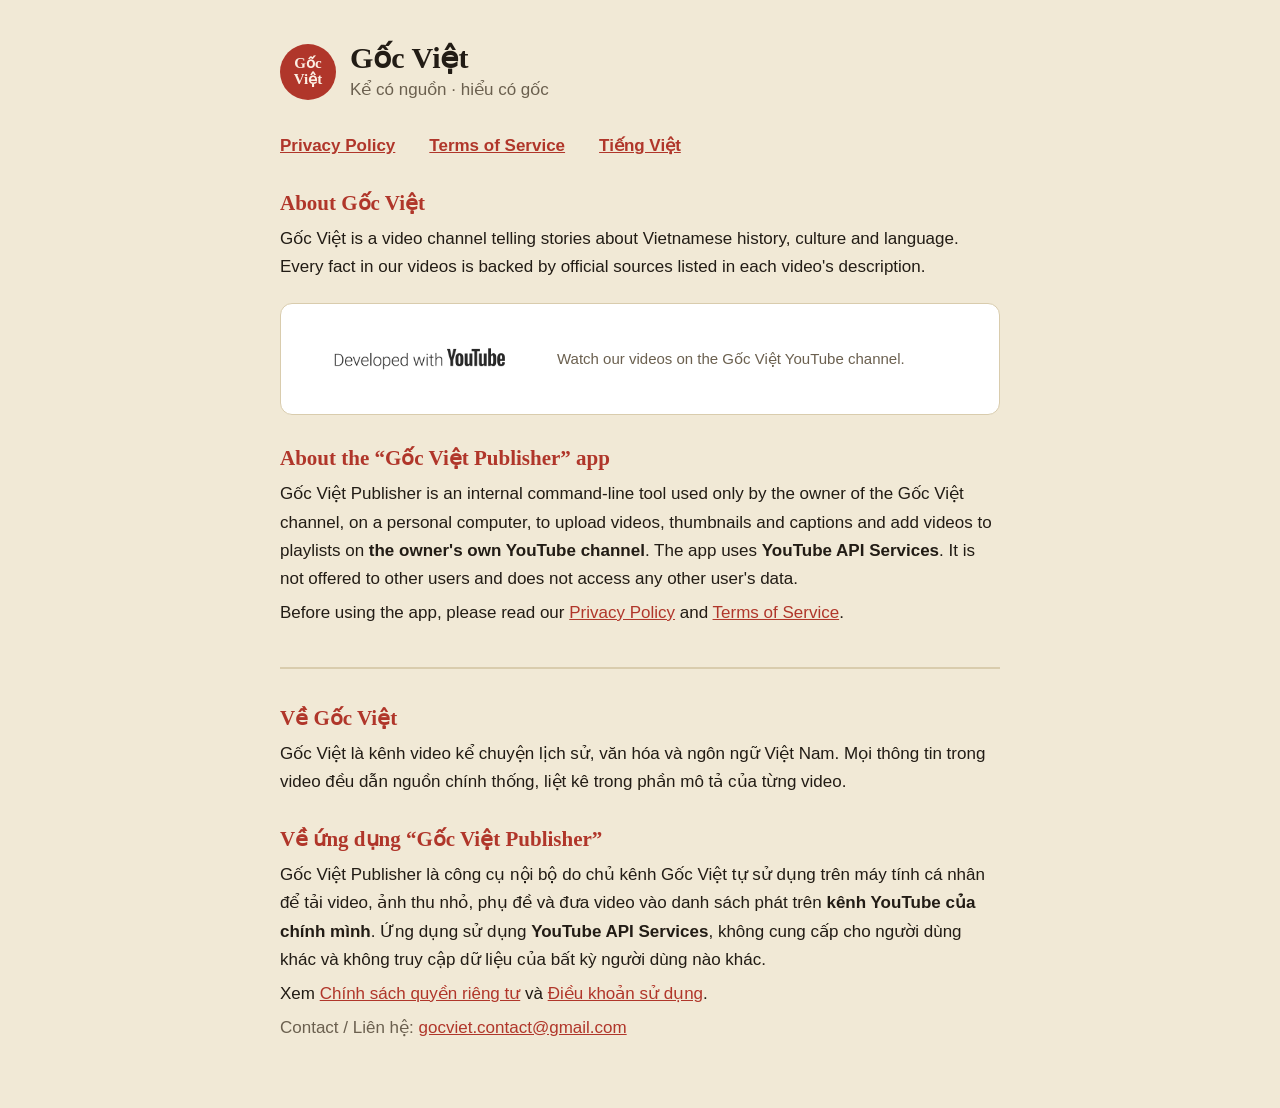
<file: index.html>
<!doctype html>
<html lang="en"><head><meta charset="utf-8"><meta name="viewport" content="width=device-width,initial-scale=1">
<title>Gốc Việt Publisher</title><link rel="stylesheet" href="style.css"></head>
<body><main>
<header><div class="seal">Gốc<br>Việt</div><div><h1>Gốc Việt</h1><div class="muted">Kể có nguồn · hiểu có gốc</div></div></header>
<nav class="links"><a href="privacy.html">Privacy Policy</a><a href="terms.html">Terms of Service</a><a href="#vi">Tiếng Việt</a></nav>
<h2>About Gốc Việt</h2>
<p>Gốc Việt is a video channel telling stories about Vietnamese history, culture and language. Every fact in our videos is backed by official sources listed in each video's description.</p>
<div class="yt"><a href="https://www.youtube.com/channel/UC-KJsMzxn_kixzKqfmRFugw" target="_blank" rel="noopener"><img src="img/developed-with-youtube.png" alt="Developed with YouTube"></a><p>Watch our videos on the Gốc Việt YouTube channel.</p></div>
<h2>About the “Gốc Việt Publisher” app</h2>
<p>Gốc Việt Publisher is an internal command-line tool used only by the owner of the Gốc Việt channel, on a personal computer, to upload videos, thumbnails and captions and add videos to playlists on <b>the owner's own YouTube channel</b>. The app uses <b>YouTube API Services</b>. It is not offered to other users and does not access any other user's data.</p>
<p>Before using the app, please read our <a href="privacy.html">Privacy Policy</a> and <a href="terms.html">Terms of Service</a>.</p>

<section class="lang" id="vi" lang="vi">
<h2>Về Gốc Việt</h2>
<p>Gốc Việt là kênh video kể chuyện lịch sử, văn hóa và ngôn ngữ Việt Nam. Mọi thông tin trong video đều dẫn nguồn chính thống, liệt kê trong phần mô tả của từng video.</p>
<h2>Về ứng dụng “Gốc Việt Publisher”</h2>
<p>Gốc Việt Publisher là công cụ nội bộ do chủ kênh Gốc Việt tự sử dụng trên máy tính cá nhân để tải video, ảnh thu nhỏ, phụ đề và đưa video vào danh sách phát trên <b>kênh YouTube của chính mình</b>. Ứng dụng sử dụng <b>YouTube API Services</b>, không cung cấp cho người dùng khác và không truy cập dữ liệu của bất kỳ người dùng nào khác.</p>
<p>Xem <a href="privacy.html#vi">Chính sách quyền riêng tư</a> và <a href="terms.html#vi">Điều khoản sử dụng</a>.</p>
</section>
<p class="muted">Contact / Liên hệ: <a href="mailto:gocviet.contact@gmail.com">gocviet.contact@gmail.com</a></p>
</main></body></html>
</file>
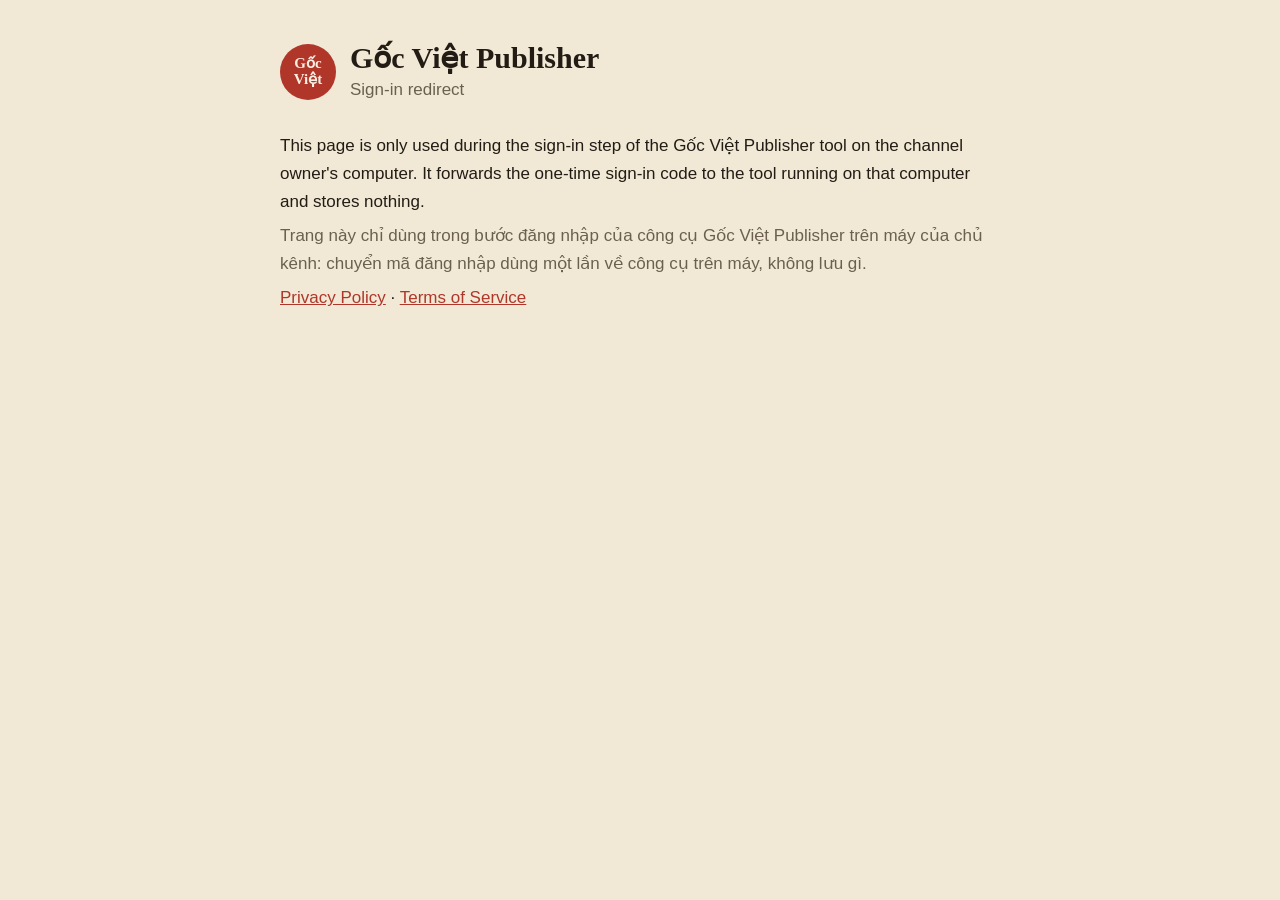
<file: oauth/index.html>
<!doctype html>
<html lang="vi"><head><meta charset="utf-8"><meta name="viewport" content="width=device-width,initial-scale=1">
<meta name="referrer" content="no-referrer"><meta name="robots" content="noindex">
<title>Gốc Việt Publisher — sign-in</title><link rel="stylesheet" href="../style.css"></head>
<body><main>
<header><div class="seal">Gốc<br>Việt</div><div><h1>Gốc Việt Publisher</h1><div class="muted">Sign-in redirect</div></div></header>
<p id="msg">This page is only used during the sign-in step of the Gốc Việt Publisher tool on the channel owner's computer. It forwards the one-time sign-in code to the tool running on that computer and stores nothing.</p>
<p class="muted">Trang này chỉ dùng trong bước đăng nhập của công cụ Gốc Việt Publisher trên máy của chủ kênh: chuyển mã đăng nhập dùng một lần về công cụ trên máy, không lưu gì.</p>
<p><a href="../privacy.html">Privacy Policy</a> · <a href="../terms.html">Terms of Service</a></p>
<script>
(function () {
  var q = location.search;
  if (/[?&](code|error)=/.test(q)) {
    document.getElementById("msg").textContent = "Đang chuyển về công cụ trên máy… / Returning to the tool…";
    location.replace("http://127.0.0.1:8765/callback" + q);
  }
})();
</script>
</main></body></html>
</file>
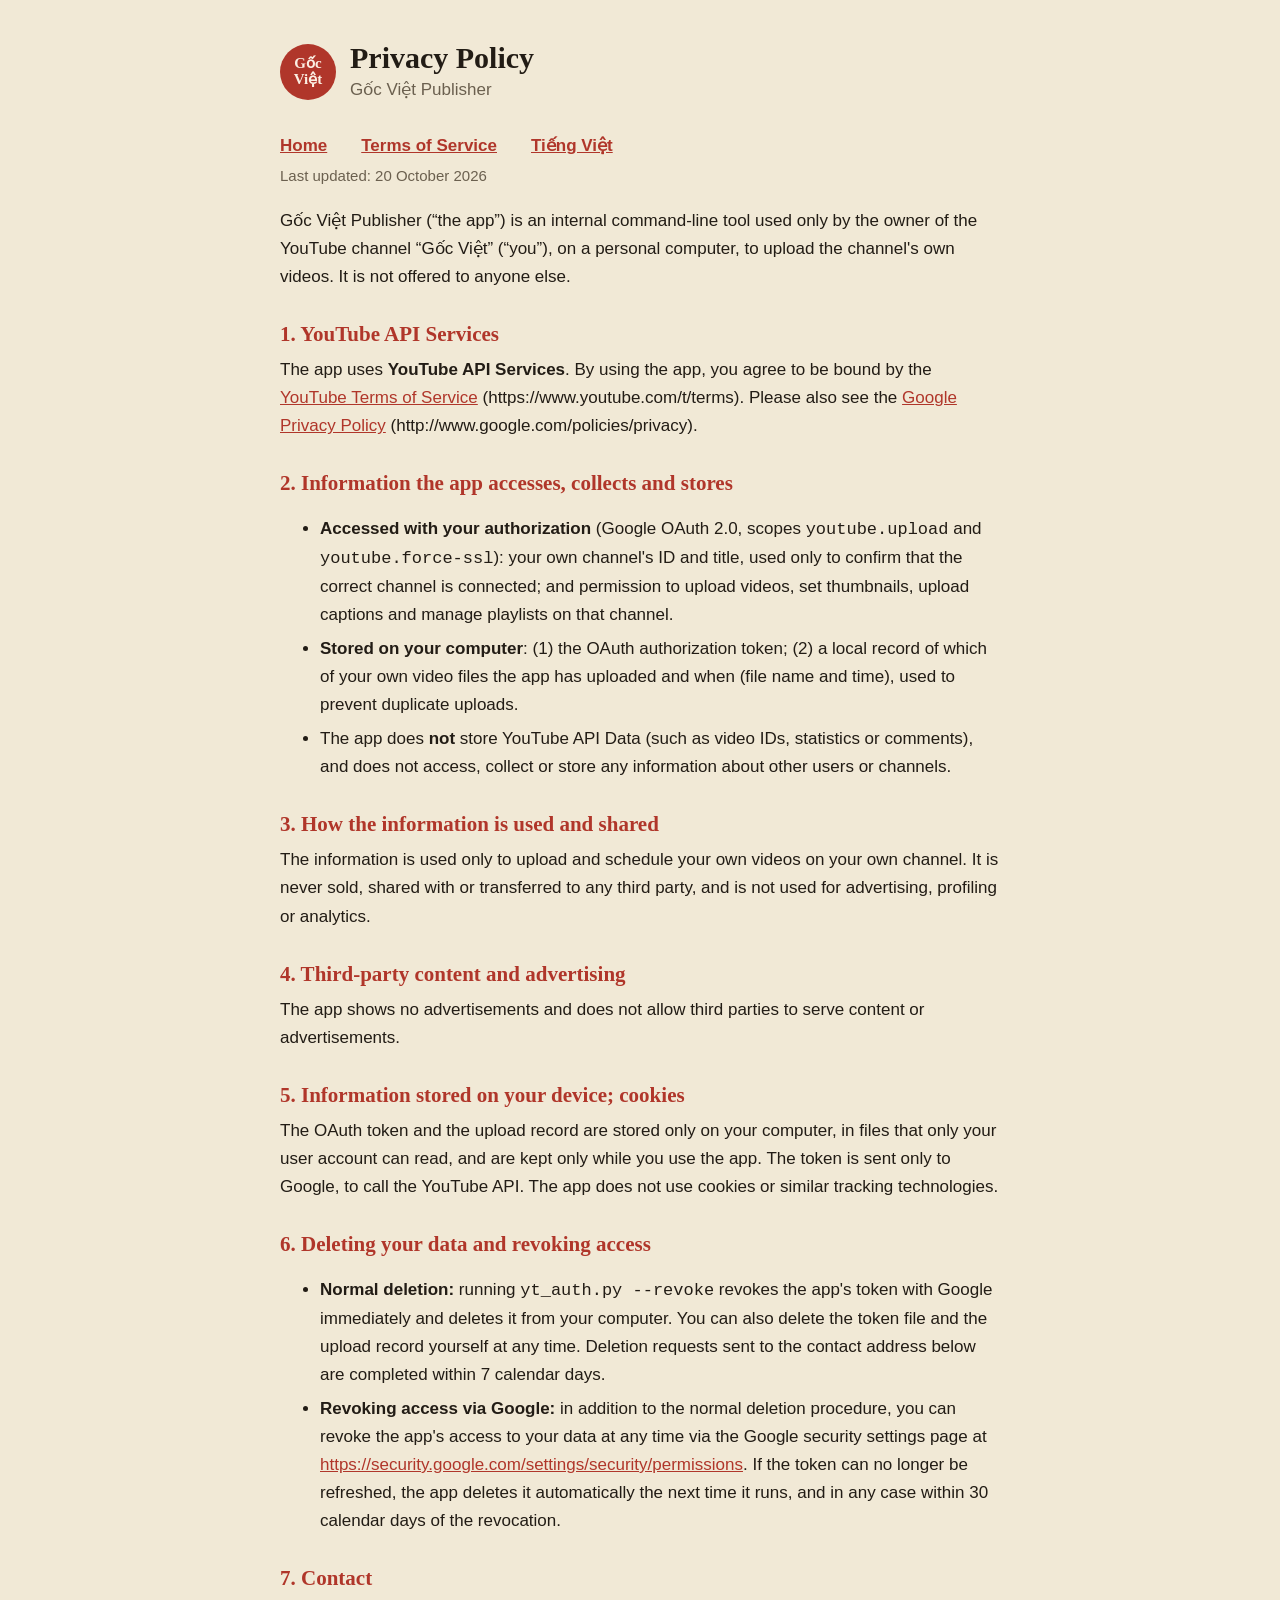
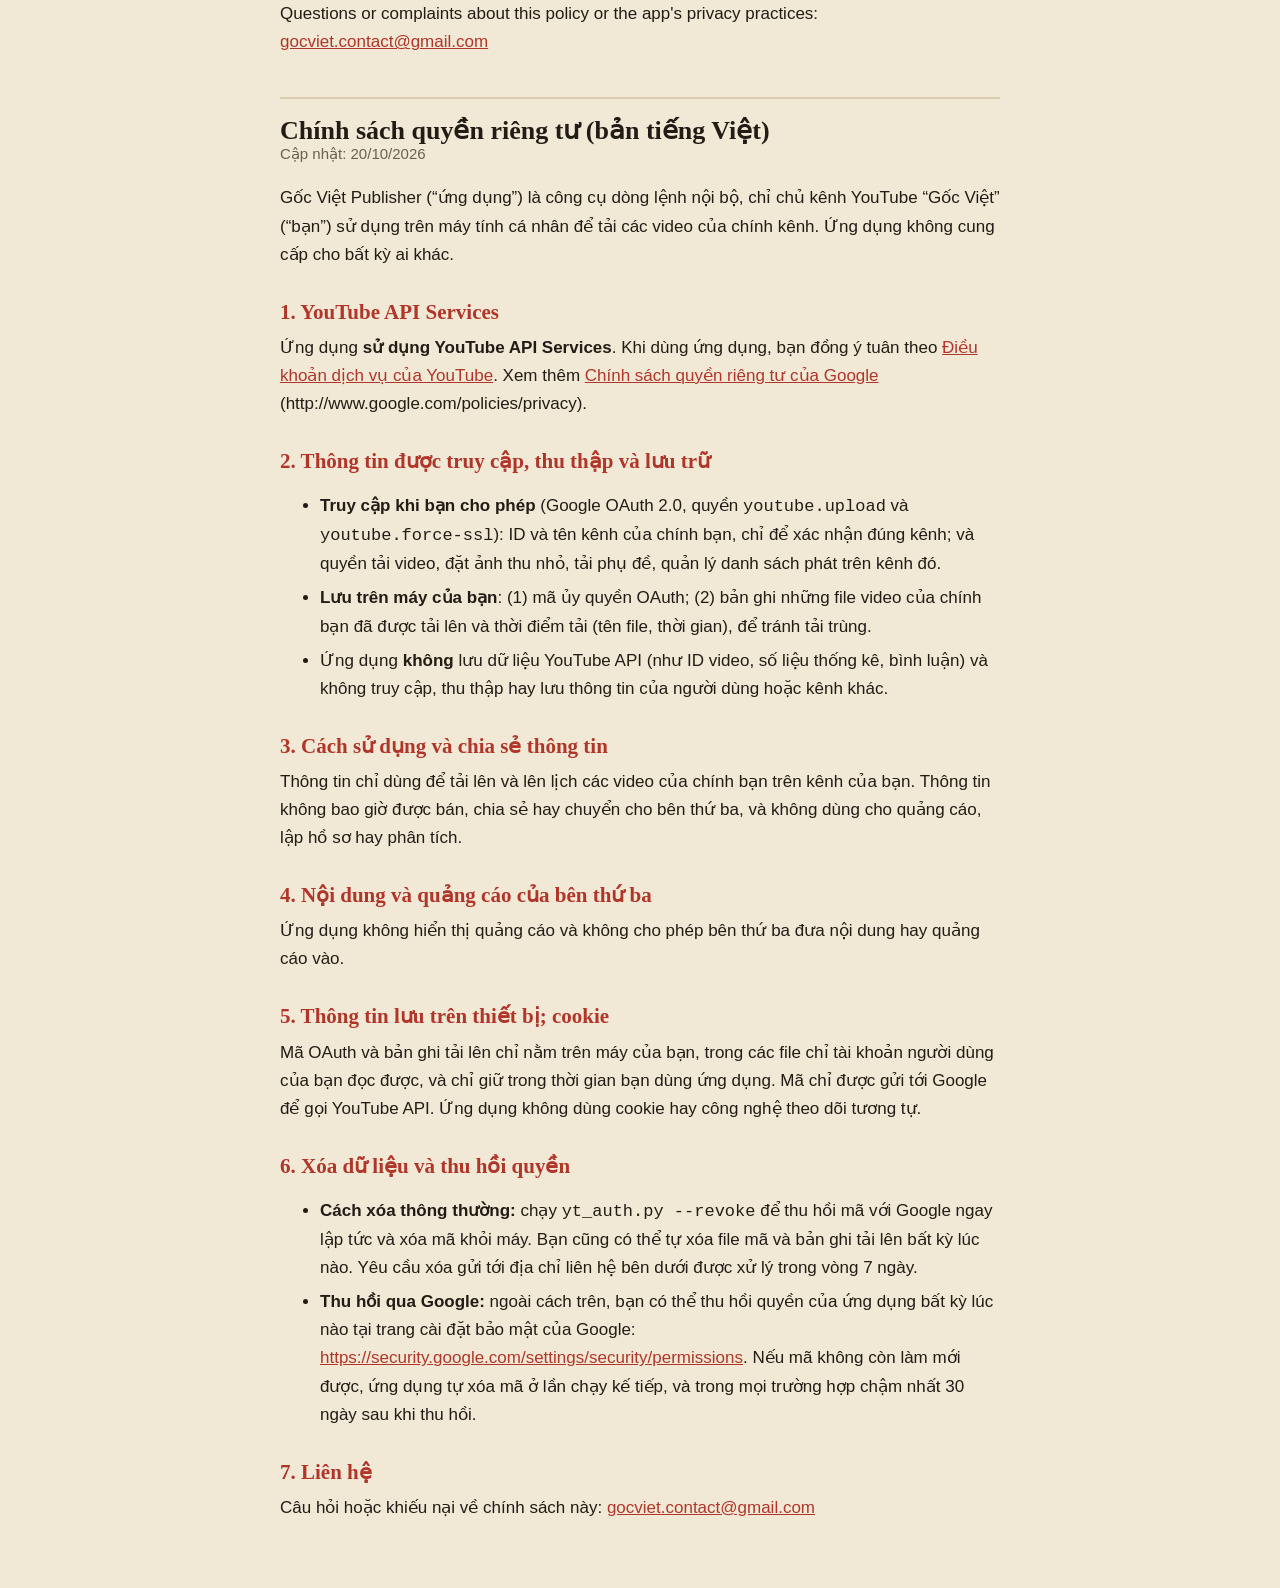
<file: privacy.html>
<!doctype html>
<html lang="en"><head><meta charset="utf-8"><meta name="viewport" content="width=device-width,initial-scale=1">
<title>Privacy Policy — Gốc Việt Publisher</title><link rel="stylesheet" href="style.css"></head>
<body><main>
<header><div class="seal">Gốc<br>Việt</div><div><h1>Privacy Policy</h1><div class="muted">Gốc Việt Publisher</div></div></header>
<nav class="links"><a href="index.html">Home</a><a href="terms.html">Terms of Service</a><a href="#vi">Tiếng Việt</a></nav>
<p class="updated">Last updated: 20 October 2026</p>
<p>Gốc Việt Publisher (“the app”) is an internal command-line tool used only by the owner of the YouTube channel “Gốc Việt” (“you”), on a personal computer, to upload the channel's own videos. It is not offered to anyone else.</p>

<h2 id="youtube">1. YouTube API Services</h2>
<p>The app uses <b>YouTube API Services</b>. By using the app, you agree to be bound by the <a href="https://www.youtube.com/t/terms">YouTube Terms of Service</a> (https://www.youtube.com/t/terms). Please also see the <a href="http://www.google.com/policies/privacy">Google Privacy Policy</a> (http://www.google.com/policies/privacy).</p>

<h2 id="data">2. Information the app accesses, collects and stores</h2>
<ul>
<li><b>Accessed with your authorization</b> (Google OAuth 2.0, scopes <code>youtube.upload</code> and <code>youtube.force-ssl</code>): your own channel's ID and title, used only to confirm that the correct channel is connected; and permission to upload videos, set thumbnails, upload captions and manage playlists on that channel.</li>
<li><b>Stored on your computer</b>: (1) the OAuth authorization token; (2) a local record of which of your own video files the app has uploaded and when (file name and time), used to prevent duplicate uploads.</li>
<li>The app does <b>not</b> store YouTube API Data (such as video IDs, statistics or comments), and does not access, collect or store any information about other users or channels.</li>
</ul>

<h2 id="use">3. How the information is used and shared</h2>
<p>The information is used only to upload and schedule your own videos on your own channel. It is never sold, shared with or transferred to any third party, and is not used for advertising, profiling or analytics.</p>

<h2 id="ads">4. Third-party content and advertising</h2>
<p>The app shows no advertisements and does not allow third parties to serve content or advertisements.</p>

<h2 id="device">5. Information stored on your device; cookies</h2>
<p>The OAuth token and the upload record are stored only on your computer, in files that only your user account can read, and are kept only while you use the app. The token is sent only to Google, to call the YouTube API. The app does not use cookies or similar tracking technologies.</p>

<h2 id="delete">6. Deleting your data and revoking access</h2>
<ul>
<li><b>Normal deletion:</b> running <code>yt_auth.py --revoke</code> revokes the app's token with Google immediately and deletes it from your computer. You can also delete the token file and the upload record yourself at any time. Deletion requests sent to the contact address below are completed within 7 calendar days.</li>
<li><b>Revoking access via Google:</b> in addition to the normal deletion procedure, you can revoke the app's access to your data at any time via the Google security settings page at <a href="https://security.google.com/settings/security/permissions">https://security.google.com/settings/security/permissions</a>. If the token can no longer be refreshed, the app deletes it automatically the next time it runs, and in any case within 30 calendar days of the revocation.</li>
</ul>

<h2 id="contact">7. Contact</h2>
<p>Questions or complaints about this policy or the app's privacy practices: <a href="mailto:gocviet.contact@gmail.com">gocviet.contact@gmail.com</a></p>

<section class="lang" id="vi" lang="vi">
<h1 style="font-size:26px;margin-top:10px">Chính sách quyền riêng tư (bản tiếng Việt)</h1>
<p class="updated">Cập nhật: 20/10/2026</p>
<p>Gốc Việt Publisher (“ứng dụng”) là công cụ dòng lệnh nội bộ, chỉ chủ kênh YouTube “Gốc Việt” (“bạn”) sử dụng trên máy tính cá nhân để tải các video của chính kênh. Ứng dụng không cung cấp cho bất kỳ ai khác.</p>
<h2>1. YouTube API Services</h2>
<p>Ứng dụng <b>sử dụng YouTube API Services</b>. Khi dùng ứng dụng, bạn đồng ý tuân theo <a href="https://www.youtube.com/t/terms">Điều khoản dịch vụ của YouTube</a>. Xem thêm <a href="http://www.google.com/policies/privacy">Chính sách quyền riêng tư của Google</a> (http://www.google.com/policies/privacy).</p>
<h2>2. Thông tin được truy cập, thu thập và lưu trữ</h2>
<ul>
<li><b>Truy cập khi bạn cho phép</b> (Google OAuth 2.0, quyền <code>youtube.upload</code> và <code>youtube.force-ssl</code>): ID và tên kênh của chính bạn, chỉ để xác nhận đúng kênh; và quyền tải video, đặt ảnh thu nhỏ, tải phụ đề, quản lý danh sách phát trên kênh đó.</li>
<li><b>Lưu trên máy của bạn</b>: (1) mã ủy quyền OAuth; (2) bản ghi những file video của chính bạn đã được tải lên và thời điểm tải (tên file, thời gian), để tránh tải trùng.</li>
<li>Ứng dụng <b>không</b> lưu dữ liệu YouTube API (như ID video, số liệu thống kê, bình luận) và không truy cập, thu thập hay lưu thông tin của người dùng hoặc kênh khác.</li>
</ul>
<h2>3. Cách sử dụng và chia sẻ thông tin</h2>
<p>Thông tin chỉ dùng để tải lên và lên lịch các video của chính bạn trên kênh của bạn. Thông tin không bao giờ được bán, chia sẻ hay chuyển cho bên thứ ba, và không dùng cho quảng cáo, lập hồ sơ hay phân tích.</p>
<h2>4. Nội dung và quảng cáo của bên thứ ba</h2>
<p>Ứng dụng không hiển thị quảng cáo và không cho phép bên thứ ba đưa nội dung hay quảng cáo vào.</p>
<h2>5. Thông tin lưu trên thiết bị; cookie</h2>
<p>Mã OAuth và bản ghi tải lên chỉ nằm trên máy của bạn, trong các file chỉ tài khoản người dùng của bạn đọc được, và chỉ giữ trong thời gian bạn dùng ứng dụng. Mã chỉ được gửi tới Google để gọi YouTube API. Ứng dụng không dùng cookie hay công nghệ theo dõi tương tự.</p>
<h2>6. Xóa dữ liệu và thu hồi quyền</h2>
<ul>
<li><b>Cách xóa thông thường:</b> chạy <code>yt_auth.py --revoke</code> để thu hồi mã với Google ngay lập tức và xóa mã khỏi máy. Bạn cũng có thể tự xóa file mã và bản ghi tải lên bất kỳ lúc nào. Yêu cầu xóa gửi tới địa chỉ liên hệ bên dưới được xử lý trong vòng 7 ngày.</li>
<li><b>Thu hồi qua Google:</b> ngoài cách trên, bạn có thể thu hồi quyền của ứng dụng bất kỳ lúc nào tại trang cài đặt bảo mật của Google: <a href="https://security.google.com/settings/security/permissions">https://security.google.com/settings/security/permissions</a>. Nếu mã không còn làm mới được, ứng dụng tự xóa mã ở lần chạy kế tiếp, và trong mọi trường hợp chậm nhất 30 ngày sau khi thu hồi.</li>
</ul>
<h2>7. Liên hệ</h2>
<p>Câu hỏi hoặc khiếu nại về chính sách này: <a href="mailto:gocviet.contact@gmail.com">gocviet.contact@gmail.com</a></p>
</section>
</main></body></html>
</file>
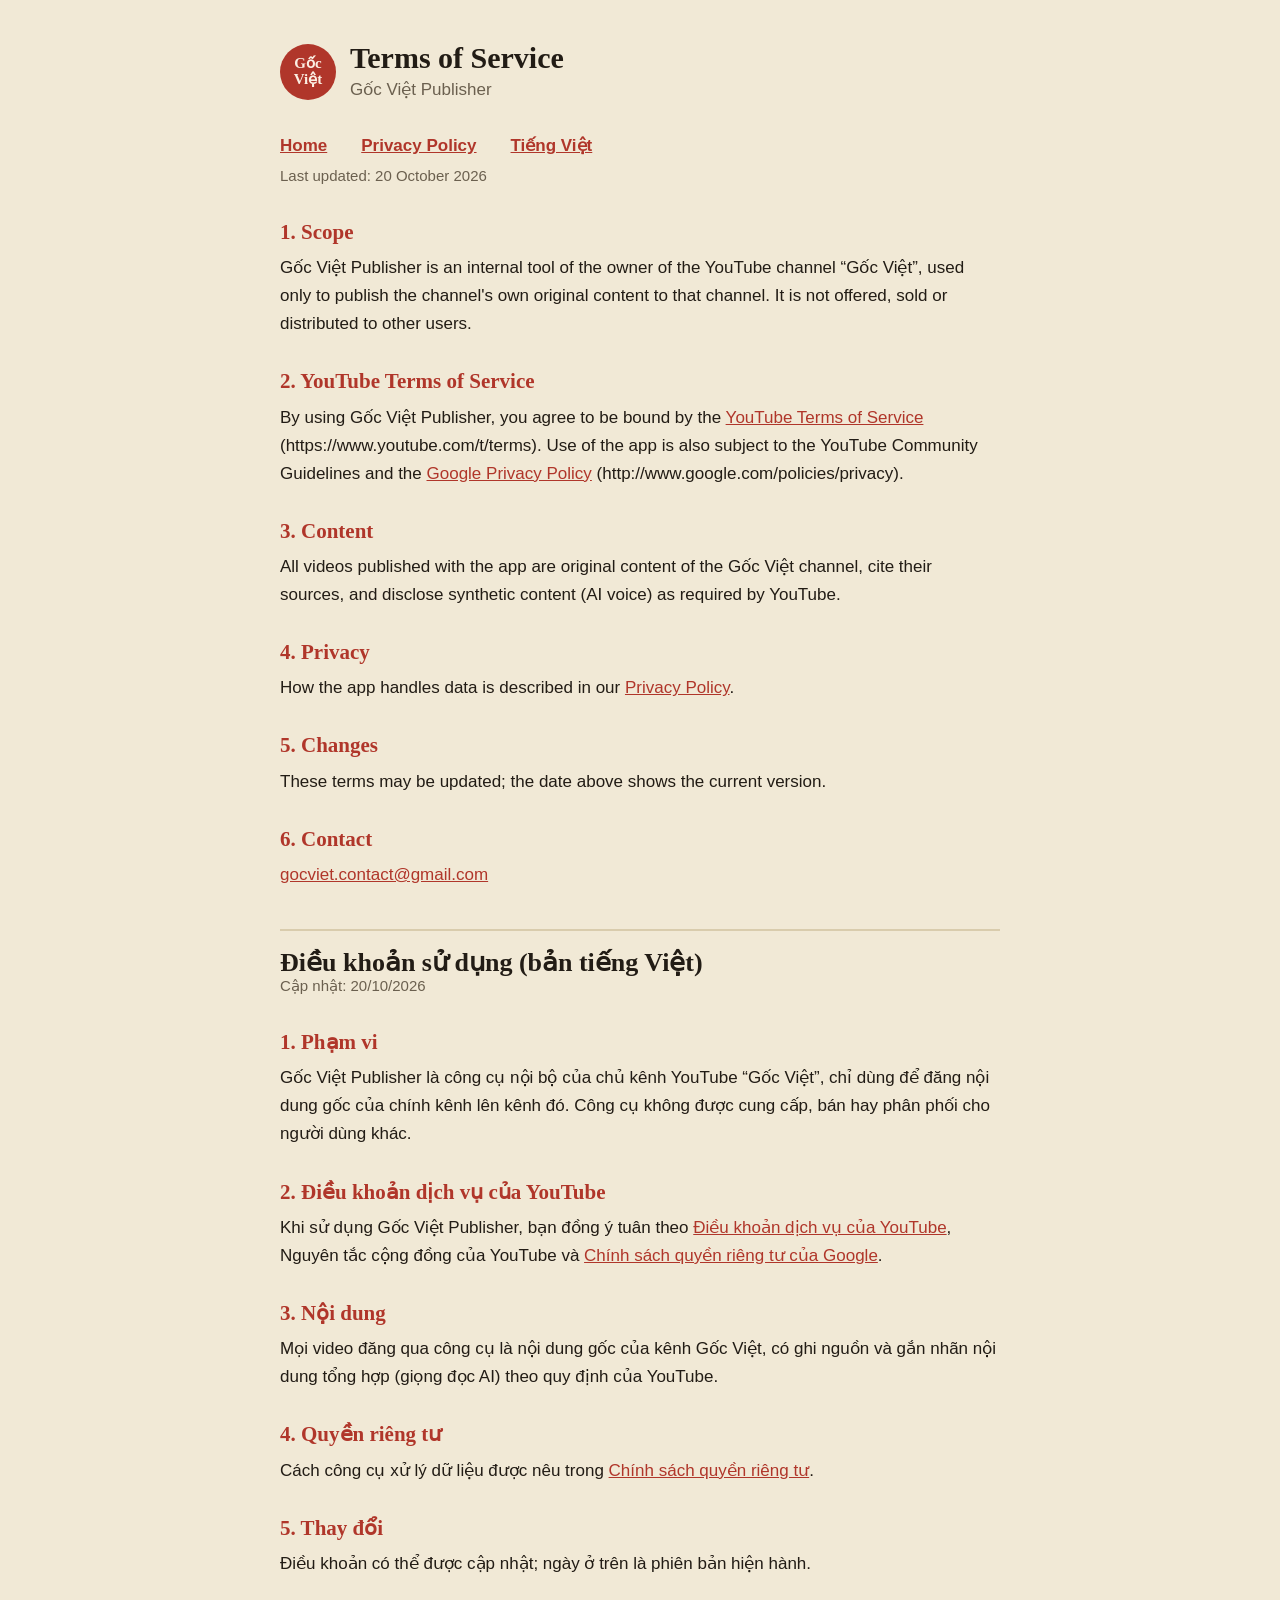
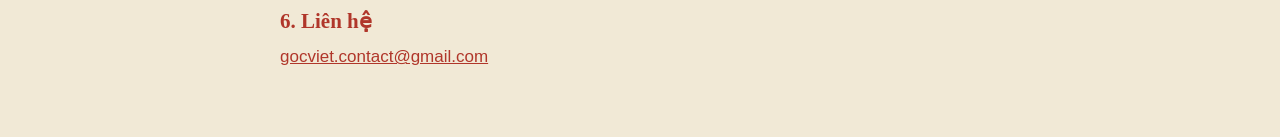
<file: terms.html>
<!doctype html>
<html lang="en"><head><meta charset="utf-8"><meta name="viewport" content="width=device-width,initial-scale=1">
<title>Terms of Service — Gốc Việt Publisher</title><link rel="stylesheet" href="style.css"></head>
<body><main>
<header><div class="seal">Gốc<br>Việt</div><div><h1>Terms of Service</h1><div class="muted">Gốc Việt Publisher</div></div></header>
<nav class="links"><a href="index.html">Home</a><a href="privacy.html">Privacy Policy</a><a href="#vi">Tiếng Việt</a></nav>
<p class="updated">Last updated: 20 October 2026</p>
<h2>1. Scope</h2>
<p>Gốc Việt Publisher is an internal tool of the owner of the YouTube channel “Gốc Việt”, used only to publish the channel's own original content to that channel. It is not offered, sold or distributed to other users.</p>
<h2>2. YouTube Terms of Service</h2>
<p>By using Gốc Việt Publisher, you agree to be bound by the <a href="https://www.youtube.com/t/terms">YouTube Terms of Service</a> (https://www.youtube.com/t/terms). Use of the app is also subject to the YouTube Community Guidelines and the <a href="http://www.google.com/policies/privacy">Google Privacy Policy</a> (http://www.google.com/policies/privacy).</p>
<h2>3. Content</h2>
<p>All videos published with the app are original content of the Gốc Việt channel, cite their sources, and disclose synthetic content (AI voice) as required by YouTube.</p>
<h2>4. Privacy</h2>
<p>How the app handles data is described in our <a href="privacy.html">Privacy Policy</a>.</p>
<h2>5. Changes</h2>
<p>These terms may be updated; the date above shows the current version.</p>
<h2>6. Contact</h2>
<p><a href="mailto:gocviet.contact@gmail.com">gocviet.contact@gmail.com</a></p>

<section class="lang" id="vi" lang="vi">
<h1 style="font-size:26px;margin-top:10px">Điều khoản sử dụng (bản tiếng Việt)</h1>
<p class="updated">Cập nhật: 20/10/2026</p>
<h2>1. Phạm vi</h2>
<p>Gốc Việt Publisher là công cụ nội bộ của chủ kênh YouTube “Gốc Việt”, chỉ dùng để đăng nội dung gốc của chính kênh lên kênh đó. Công cụ không được cung cấp, bán hay phân phối cho người dùng khác.</p>
<h2>2. Điều khoản dịch vụ của YouTube</h2>
<p>Khi sử dụng Gốc Việt Publisher, bạn đồng ý tuân theo <a href="https://www.youtube.com/t/terms">Điều khoản dịch vụ của YouTube</a>, Nguyên tắc cộng đồng của YouTube và <a href="http://www.google.com/policies/privacy">Chính sách quyền riêng tư của Google</a>.</p>
<h2>3. Nội dung</h2>
<p>Mọi video đăng qua công cụ là nội dung gốc của kênh Gốc Việt, có ghi nguồn và gắn nhãn nội dung tổng hợp (giọng đọc AI) theo quy định của YouTube.</p>
<h2>4. Quyền riêng tư</h2>
<p>Cách công cụ xử lý dữ liệu được nêu trong <a href="privacy.html#vi">Chính sách quyền riêng tư</a>.</p>
<h2>5. Thay đổi</h2>
<p>Điều khoản có thể được cập nhật; ngày ở trên là phiên bản hiện hành.</p>
<h2>6. Liên hệ</h2>
<p><a href="mailto:gocviet.contact@gmail.com">gocviet.contact@gmail.com</a></p>
</section>
</main></body></html>
</file>
<file: style.css>
:root{--paper:#f1e9d6;--ink:#221c15;--son:#b0362a;--muted:#6b604f}
*{box-sizing:border-box}body{margin:0;background:var(--paper);color:var(--ink);font:17px/1.65 -apple-system,"Segoe UI",Roboto,"Helvetica Neue",Arial,sans-serif}
main{max-width:760px;margin:0 auto;padding:40px 20px 60px}
header{display:flex;align-items:center;gap:14px;margin-bottom:28px}
.seal{width:56px;height:56px;border-radius:50%;background:var(--son);color:#fbefe3;display:flex;align-items:center;justify-content:center;font:800 15px/1.05 Georgia,serif;text-align:center}
h1{font:800 30px/1.2 Georgia,"Times New Roman",serif;margin:0}h2{font:700 21px/1.3 Georgia,serif;margin:30px 0 8px;color:var(--son)}
p,li{margin:6px 0}a{color:var(--son)}small,.muted{color:var(--muted)}hr{border:0;border-top:1px solid #d9ccad;margin:32px 0}
nav a{margin-right:16px}
nav.links{display:flex;flex-wrap:wrap;gap:8px 18px;margin:0 0 8px;font-weight:700}
.updated{color:var(--muted);font-size:15px;margin:-4px 0 18px}
.yt{display:flex;align-items:center;gap:18px;flex-wrap:wrap;background:#fff;border:1px solid #d9ccad;border-radius:12px;padding:12px 18px;margin:22px 0}
.yt img{width:240px;height:auto;display:block}.yt p{margin:0;color:var(--muted);font-size:15px}
.lang{margin-top:40px;padding-top:6px;border-top:2px solid #d9ccad}
</file>
